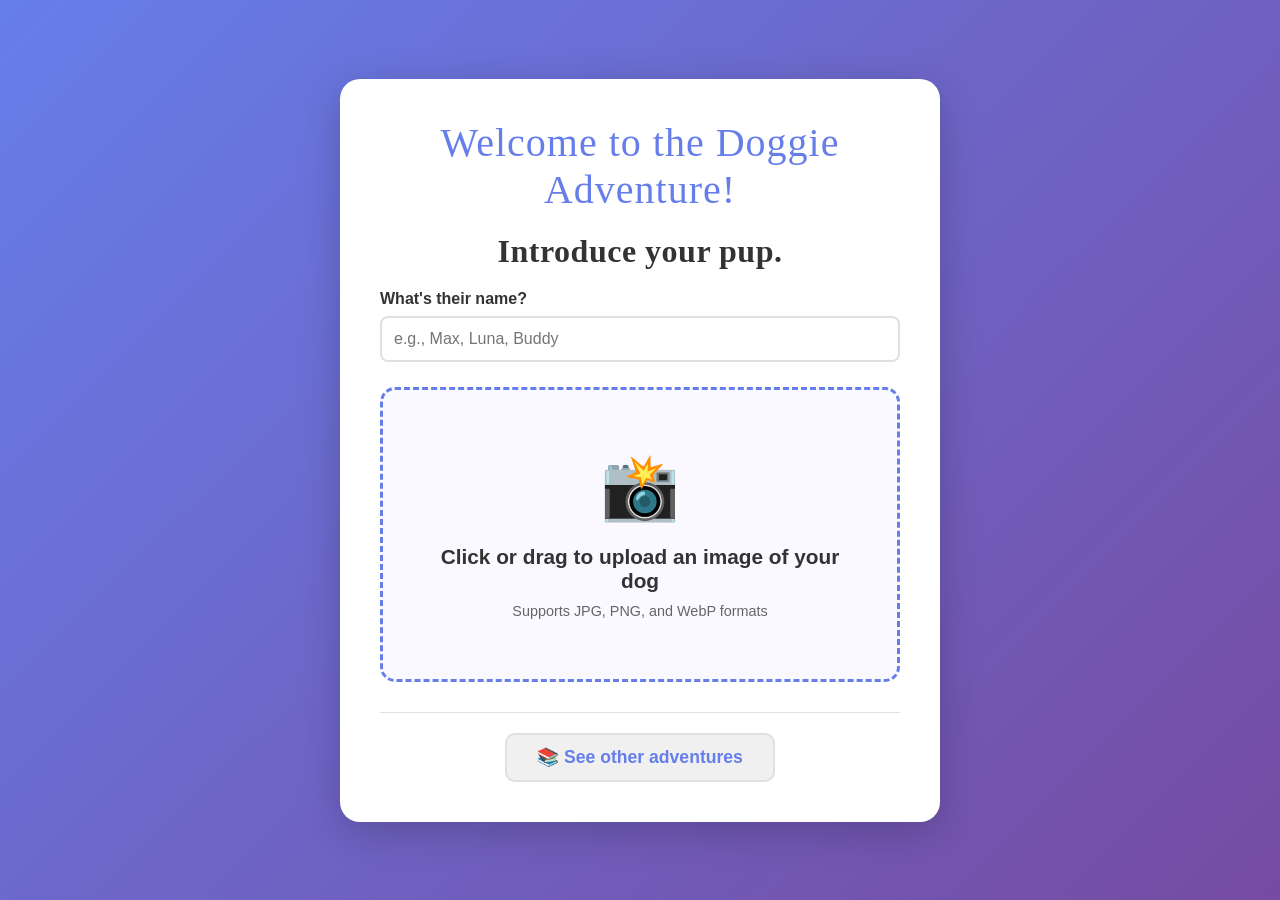
<file: index.html>
<!DOCTYPE html>
<html lang="en">
<head>
    <meta charset="UTF-8">
    <meta name="viewport" content="width=device-width, initial-scale=1.0">
    <title>Dog Puzzle Adventure - Play with Your Dog!</title>
    <link rel="stylesheet" href="styles.css">
</head>
<body>
    <!-- Welcome/Upload Screen -->
    <div id="welcome-screen" class="screen active">
        <div class="container">
            <h1>Welcome to the Doggie Adventure!</h1>
            <h2 class="welcome-text">Introduce your pup.</h2>
            
            <div class="form-group">
                <label for="dog-name-welcome">What's their name?</label>
                <input type="text" id="dog-name-welcome" name="dogNameWelcome" required placeholder="e.g., Max, Luna, Buddy">
            </div>
            
            <div class="upload-area" id="upload-area">
                <div class="upload-icon">📸</div>
                <div class="upload-text">Click or drag to upload an image of your dog</div>
                <div class="upload-hint">Supports JPG, PNG, and WebP formats</div>
                <input type="file" id="dog-photo-input" accept="image/*" style="display: none;">
            </div>
            
            <div id="image-preview-container" style="display: none;">
                <div class="image-editor-container">
                    <div class="oval-frame-container">
                        <canvas id="image-canvas"></canvas>
                        <div class="oval-mask"></div>
                    </div>
                    <div class="image-controls">
                        <div class="control-group">
                            <label for="scale-slider">Scale: <span id="scale-value">100%</span></label>
                            <input type="range" id="scale-slider" min="10" max="200" value="100" step="1">
                        </div>
                        <p class="drag-hint">💡 Drag the image to position it within the oval</p>
                        <button id="change-photo-btn" class="btn-secondary small">🔄 Change Photo</button>
                    </div>
                </div>
                <button id="continue-btn" class="btn-primary">Tell us about them</button>
            </div>
            
            <div class="gallery-link-container">
                <a href="gallery.html" class="gallery-link">📚 See other adventures</a>
            </div>
        </div>
    </div>

    <!-- Questionnaire Screen -->
    <div id="questionnaire-screen" class="screen">
        <div class="container">
            <div id="dog-photo-display" class="dog-photo-display">
                <img id="dog-photo-img" alt="Your dog" class="dog-photo">
            </div>
            <h1 id="questionnaire-title">Nice to meet you <span id="dog-name-title"></span>!</h1>
            <p class="subtitle">Tell us more about <span id="dog-name-questionnaire"></span> so we can create the perfect adventure!</p>
            
            <form id="dog-questionnaire">
                <div class="form-group">
                    <label for="dog-gender">Is <span id="dog-name-gender-label"></span> a...?</label>
                    <select id="dog-gender" name="dogGender" required>
                        <option value="">Select...</option>
                        <option value="boy">Boy</option>
                        <option value="girl">Girl</option>
                        <option value="who-cares">Who cares!</option>
                    </select>
                </div>

                <div class="form-group">
                    <label for="dog-personality">What are <span id="dog-name-personality-label"></span>'s main personality traits? (Select up to 3)</label>
                    <div class="checkbox-group" id="personality-checkboxes">
                        <label class="checkbox-label">
                            <input type="checkbox" name="dogPersonality" value="playful">
                            <span>Playful - Loves games and fun</span>
                        </label>
                        <label class="checkbox-label">
                            <input type="checkbox" name="dogPersonality" value="curious">
                            <span>Curious - Always exploring and investigating</span>
                        </label>
                        <label class="checkbox-label">
                            <input type="checkbox" name="dogPersonality" value="loyal">
                            <span>Loyal - Protective and devoted</span>
                        </label>
                        <label class="checkbox-label">
                            <input type="checkbox" name="dogPersonality" value="independent">
                            <span>Independent - Likes to do things their way</span>
                        </label>
                        <label class="checkbox-label">
                            <input type="checkbox" name="dogPersonality" value="friendly">
                            <span>Friendly - Loves meeting new friends</span>
                        </label>
                        <label class="checkbox-label">
                            <input type="checkbox" name="dogPersonality" value="calm">
                            <span>Calm - Relaxed and easy-going</span>
                        </label>
                    </div>
                    <div id="personality-error" class="error-message" style="display: none; color: #dc3545; font-size: 0.9em; margin-top: 5px;">Please select at least 1 trait, but no more than 3.</div>
                </div>

                <div class="form-group">
                    <label for="dog-favorite-activity">What's <span id="dog-name-activity-label"></span>'s favorite activity?</label>
                    <select id="dog-favorite-activity" name="dogFavoriteActivity" required>
                        <option value="">Select favorite activity</option>
                        <option value="fetch">Fetch - Loves chasing and retrieving</option>
                        <option value="tug">Tug of War - Enjoys pulling games</option>
                        <option value="treats">Treats - Food motivated!</option>
                        <option value="exploring">Exploring - Loves sniffing and discovering</option>
                        <option value="cuddling">Cuddling - Loves affection and pets</option>
                        <option value="training">Training - Enjoys learning new tricks</option>
                    </select>
                </div>

                <button type="submit" class="btn-primary">Start Adventure! 🎮</button>
            </form>
        </div>
    </div>

    <!-- Location Selection Screen -->
    <div id="location-screen" class="screen">
        <div class="container">
            <div id="location-dog-photo-display" class="dog-photo-display">
                <img id="location-dog-photo-img" alt="Your dog" class="dog-photo">
            </div>
            <h1>Where should <span id="location-dog-name"></span> go today?</h1>
            <p class="subtitle">Choose an adventure destination!</p>
            
            <div id="location-loading" class="loading-container" style="display: none;">
                <div class="spinner"></div>
                <p>Finding adventure spots...</p>
            </div>
            
            <div id="location-options" class="location-options">
                <!-- Location options will be loaded here -->
            </div>
            
            <div id="location-error" class="error-message" style="display: none;"></div>
        </div>
    </div>

    <!-- Game Screen -->
    <div id="game-screen" class="screen">
        <div class="game-container">
            <div class="game-header">
                <div class="dog-info">
                    <h2 id="dog-name-display"></h2>
                    <p id="dog-breed-display"></p>
                </div>
                <div class="game-stats">
                    <div class="stat">
                        <span class="stat-label">Chapter:</span>
                        <span id="chapter-count" class="stat-value">1 of 3</span>
                    </div>
                </div>
            </div>

            <div class="game-area">
                <div class="dog-character" id="dog-character">
                    <div class="dog-photo-game" id="dog-photo-game">
                        <img id="dog-photo-game-img" alt="Your dog" class="dog-photo-oval">
                    </div>
                    <div class="dog-speech" id="dog-speech"></div>
                </div>

                <div class="puzzle-area" id="story-area">
                    <div id="story-content" class="story-content"></div>
                    <div id="loading-indicator" class="loading-indicator" style="display: none;">
                        <div class="spinner"></div>
                        <p>Creating your adventure...</p>
                    </div>
                    <div id="story-choices" class="story-choices"></div>
                </div>
            </div>

            <div class="game-controls">
                <button id="restart-btn" class="btn-secondary">Start Over</button>
            </div>
        </div>
    </div>

    <script src="config.js"></script>
    <script src="game.js"></script>
</body>
</html>
</file>
<file: styles.css>
* {
    margin: 0;
    padding: 0;
    box-sizing: border-box;
}

@import url('https://fonts.googleapis.com/css2?family=Fredoka+One&family=Nunito:wght@400;600;700&display=swap');

body {
    font-family: 'Nunito', 'Comic Sans MS', 'Chalkboard SE', 'Comic Neue', cursive, sans-serif;
    background: linear-gradient(135deg, #667eea 0%, #764ba2 100%);
    min-height: 100vh;
    color: #333;
    overflow-x: hidden;
}

.screen {
    display: none;
    min-height: 100vh;
    padding: 20px;
}

.screen.active {
    display: flex;
    align-items: center;
    justify-content: center;
}

.container {
    background: white;
    border-radius: 20px;
    padding: 40px;
    max-width: 600px;
    width: 100%;
    box-shadow: 0 10px 40px rgba(0, 0, 0, 0.2);
    color: #333 !important;
}

h1 {
    text-align: center;
    color: #667eea;
    margin-bottom: 10px;
    font-size: 2.5em;
    font-family: 'Fredoka One', 'Comic Sans MS', cursive;
    font-weight: normal;
    letter-spacing: 1px;
}

.welcome-text {
    text-align: center;
    color: #333 !important;
    margin: 20px 0;
    font-size: 2em;
    font-weight: 700;
    font-family: 'Fredoka One', 'Comic Sans MS', cursive;
    letter-spacing: 0.5px;
}

.subtitle {
    text-align: center;
    color: #333 !important;
    margin-bottom: 30px;
    font-size: 1.1em;
}

/* Upload Area Styles */
.upload-area {
    border: 3px dashed #667eea;
    border-radius: 15px;
    padding: 60px 40px;
    text-align: center;
    cursor: pointer;
    transition: all 0.3s ease;
    background: #f9f9ff;
    margin-bottom: 20px;
}

.upload-area:hover {
    border-color: #764ba2;
    background: #f0f0ff;
    transform: translateY(-2px);
}

.upload-area.dragover {
    border-color: #764ba2;
    background: #e8e8ff;
    transform: scale(1.02);
}

.upload-icon {
    font-size: 4em;
    margin-bottom: 20px;
}

.upload-text {
    font-size: 1.3em;
    font-weight: 600;
    color: #333 !important;
    margin-bottom: 10px;
}

.upload-hint {
    font-size: 0.9em;
    color: #666 !important;
}

.preview-image {
    max-width: 100%;
    max-height: 400px;
    border-radius: 15px;
    box-shadow: 0 5px 20px rgba(0, 0, 0, 0.2);
    margin-bottom: 20px;
}

#image-preview-container {
    text-align: center;
    margin-top: 20px;
}

.image-editor-container {
    display: flex;
    flex-direction: column;
    align-items: center;
    gap: 20px;
    margin-bottom: 20px;
}

.oval-frame-container {
    position: relative;
    width: 200px;
    height: 250px;
    margin: 0 auto;
}

#image-canvas {
    width: 200px;
    height: 250px;
    border-radius: 50%;
    object-fit: cover;
    cursor: grab;
    display: block;
    user-select: none;
    border: 4px solid #667eea;
    box-sizing: border-box;
}

#image-canvas:active {
    cursor: grabbing;
}

.oval-mask {
    position: absolute;
    top: 0;
    left: 0;
    width: 200px;
    height: 250px;
    border-radius: 50%;
    pointer-events: none;
    z-index: 10;
    /* This is now just a visual indicator - the border is on the canvas itself */
    display: none; /* Hide since border is on canvas */
}

.image-controls {
    width: 100%;
    max-width: 400px;
    background: #f9f9f9;
    padding: 15px;
    border-radius: 10px;
    border: 2px solid #e0e0e0;
    color: #333 !important;
}

.control-group {
    margin-bottom: 12px;
}

.control-group label {
    display: block;
    margin-bottom: 8px;
    font-size: 0.9em;
    color: #333 !important;
    font-weight: 600;
}

.control-group label span {
    color: #333 !important;
    font-weight: 600;
}

.control-group input[type="range"] {
    width: 100%;
    height: 8px;
    border-radius: 5px;
    background: #ddd;
    outline: none;
    -webkit-appearance: none;
}

.control-group input[type="range"]::-webkit-slider-thumb {
    -webkit-appearance: none;
    appearance: none;
    width: 20px;
    height: 20px;
    border-radius: 50%;
    background: #667eea;
    cursor: pointer;
}

.control-group input[type="range"]::-moz-range-thumb {
    width: 20px;
    height: 20px;
    border-radius: 50%;
    background: #667eea;
    cursor: pointer;
    border: none;
}

.btn-secondary.small {
    padding: 8px 16px;
    font-size: 0.9em;
    width: auto;
    margin-top: 10px;
}

.drag-hint {
    text-align: center;
    color: #333 !important;
    font-size: 0.85em;
    margin: 8px 0 12px 0;
    font-style: italic;
}

.button-container {
    text-align: center;
    margin: 15px 0;
}

#image-preview-container .btn-primary {
    margin: 10px;
    display: inline-block;
    width: auto;
    padding: 12px 30px;
}

#image-preview-container .btn-secondary {
    margin: 0 auto;
    display: inline-block;
    width: auto;
    padding: 12px 30px;
}

/* Gallery Link on Welcome Screen */
.gallery-link-container {
    text-align: center;
    margin-top: 30px;
    padding-top: 20px;
    border-top: 1px solid #e0e0e0;
}

.gallery-link {
    display: inline-block;
    padding: 12px 30px;
    background: #f0f0f0;
    color: #667eea;
    text-decoration: none;
    border-radius: 10px;
    font-size: 1.1em;
    font-weight: 600;
    transition: all 0.3s ease;
    border: 2px solid #e0e0e0;
}

.gallery-link:hover {
    background: #667eea;
    color: white;
    border-color: #667eea;
    transform: translateY(-2px);
    box-shadow: 0 5px 15px rgba(102, 126, 234, 0.3);
}

.dog-photo-display {
    text-align: center;
    margin-bottom: 30px;
}

.dog-photo {
    max-width: 200px;
    max-height: 200px;
    border-radius: 50%;
    border: 4px solid #667eea;
    box-shadow: 0 5px 20px rgba(0, 0, 0, 0.2);
    object-fit: cover;
}

.form-group {
    margin-bottom: 25px;
}

label {
    display: block;
    margin-bottom: 8px;
    font-weight: 600;
    color: #333;
}

input[type="text"],
select {
    width: 100%;
    padding: 12px;
    border: 2px solid #e0e0e0;
    border-radius: 8px;
    font-size: 1em;
    transition: border-color 0.3s;
}

input[type="text"]:focus,
select:focus {
    outline: none;
    border-color: #667eea;
}

.checkbox-group {
    display: flex;
    flex-direction: column;
    gap: 12px;
    margin-top: 10px;
}

.checkbox-label {
    display: flex;
    align-items: center;
    cursor: pointer;
    padding: 10px;
    border: 2px solid #e0e0e0;
    border-radius: 8px;
    transition: all 0.2s;
}

.checkbox-label:hover {
    border-color: #667eea;
    background: #f9f9ff;
}

.checkbox-label input[type="checkbox"] {
    margin-right: 10px;
    width: 20px;
    height: 20px;
    cursor: pointer;
}

.checkbox-label input[type="checkbox"]:checked + span {
    font-weight: 600;
    color: #667eea;
}

.checkbox-label:has(input[type="checkbox"]:checked) {
    border-color: #667eea;
    background: #f0f4ff;
}

.btn-primary {
    width: 100%;
    padding: 15px;
    background: linear-gradient(135deg, #667eea 0%, #764ba2 100%);
    color: white;
    border: none;
    border-radius: 10px;
    font-size: 1.2em;
    font-weight: bold;
    cursor: pointer;
    transition: transform 0.2s, box-shadow 0.2s;
}

.btn-primary:hover {
    transform: translateY(-2px);
    box-shadow: 0 5px 15px rgba(102, 126, 234, 0.4);
}

.btn-primary:active {
    transform: translateY(0);
}

.btn-secondary {
    padding: 10px 20px;
    background: #f0f0f0;
    color: #333;
    border: 2px solid #ddd;
    border-radius: 8px;
    font-size: 1em;
    cursor: pointer;
    transition: background 0.2s;
}

.btn-secondary:hover {
    background: #e0e0e0;
}

/* Game Screen Styles */
.game-container {
    background: white;
    border-radius: 20px;
    padding: 30px;
    max-width: 1000px;
    width: 100%;
    box-shadow: 0 10px 40px rgba(0, 0, 0, 0.2);
    min-height: 80vh;
}

.game-header {
    display: flex;
    justify-content: space-between;
    align-items: center;
    margin-bottom: 30px;
    padding-bottom: 20px;
    border-bottom: 2px solid #e0e0e0;
}

.dog-info h2 {
    color: #667eea;
    margin-bottom: 5px;
    font-family: 'Fredoka One', 'Comic Sans MS', cursive;
    font-weight: normal;
    letter-spacing: 1px;
}

.dog-info p {
    color: #666;
    font-style: italic;
}

.game-stats {
    display: flex;
    gap: 20px;
}

.stat {
    text-align: center;
}

.stat-label {
    display: block;
    font-size: 0.9em;
    color: #666;
    margin-bottom: 5px;
}

.stat-value {
    display: block;
    font-size: 1.5em;
    font-weight: bold;
    color: #667eea;
}

.game-area {
    display: grid;
    grid-template-columns: 1fr 2fr;
    gap: 30px;
    margin-bottom: 30px;
}

.dog-character {
    text-align: center;
    position: relative;
}

.dog-photo-game {
    margin-bottom: 20px;
    display: flex;
    justify-content: center;
    align-items: center;
}

.dog-photo-oval {
    width: 200px;
    height: 250px;
    border-radius: 50%;
    border: 4px solid #667eea;
    object-fit: cover;
    box-shadow: 0 5px 20px rgba(0, 0, 0, 0.2);
}

@keyframes bounce {
    0%, 100% { transform: translateY(0); }
    50% { transform: translateY(-10px); }
}

.dog-speech {
    background: #f0f0f0;
    padding: 15px;
    border-radius: 15px;
    position: relative;
    min-height: 60px;
    display: flex;
    align-items: center;
    justify-content: center;
    font-style: italic;
    color: #555;
}

.dog-speech::before {
    content: '';
    position: absolute;
    bottom: -10px;
    left: 20px;
    width: 0;
    height: 0;
    border-left: 10px solid transparent;
    border-right: 10px solid transparent;
    border-top: 10px solid #f0f0f0;
}

.puzzle-area {
    background: #f9f9f9;
    padding: 30px;
    border-radius: 15px;
    border: 2px solid #e0e0e0;
}

.story-content {
    margin-bottom: 25px;
    font-size: 1.15em;
    line-height: 1.8;
    color: #333;
    min-height: 100px;
}

.story-content p {
    margin-bottom: 15px;
}

.loading-indicator {
    text-align: center;
    padding: 40px 20px;
}

.spinner {
    border: 4px solid #f3f3f3;
    border-top: 4px solid #667eea;
    border-radius: 50%;
    width: 50px;
    height: 50px;
    animation: spin 1s linear infinite;
    margin: 0 auto 20px;
}

@keyframes spin {
    0% { transform: rotate(0deg); }
    100% { transform: rotate(360deg); }
}

.loading-indicator p {
    color: #667eea;
    font-weight: 600;
    font-size: 1.1em;
}

.story-choices {
    display: flex;
    flex-direction: column;
    gap: 12px;
}

.story-choice {
    background: white;
    padding: 18px;
    border-radius: 10px;
    border: 2px solid #e0e0e0;
    cursor: pointer;
    transition: all 0.3s ease;
    font-size: 1.05em;
    text-align: left;
}

.story-choice:hover {
    border-color: #667eea;
    background: #f0f4ff;
    transform: translateX(5px);
    box-shadow: 0 3px 10px rgba(102, 126, 234, 0.2);
}

.story-choice:active {
    transform: translateX(3px);
}

.story-choice.selected {
    background: #e8f0ff;
    border-color: #667eea;
}

.complete-adventure-btn {
    background: linear-gradient(135deg, #667eea 0%, #764ba2 100%);
    color: white;
    font-weight: bold;
    font-size: 1.15em;
    border: 2px solid #667eea;
    padding: 20px 30px;
}

.complete-adventure-btn:hover {
    background: linear-gradient(135deg, #764ba2 0%, #667eea 100%);
    transform: translateY(-3px);
    box-shadow: 0 6px 20px rgba(102, 126, 234, 0.4);
}

.personality-hint {
    font-style: italic;
    color: #667eea;
    margin-top: 15px;
    padding: 10px;
    background: #f0f4ff;
    border-radius: 8px;
    font-size: 0.95em;
}

/* Adventure Summary Styles */
.adventure-summary {
    padding: 20px;
}

.adventure-summary h2 {
    text-align: center;
    color: #667eea;
    font-size: 2em;
    margin-bottom: 10px;
    font-family: 'Fredoka One', 'Comic Sans MS', cursive;
}

.summary-intro {
    text-align: center;
    color: #666;
    font-size: 1.1em;
    margin-bottom: 30px;
    font-style: italic;
}

.summary-chapters {
    max-height: 500px;
    overflow-y: auto;
    padding-right: 10px;
    margin-bottom: 25px;
}

.summary-chapter {
    background: white;
    border: 2px solid #e0e0e0;
    border-radius: 12px;
    padding: 20px;
    margin-bottom: 20px;
    box-shadow: 0 2px 8px rgba(0, 0, 0, 0.05);
}

.summary-chapter h3 {
    color: #667eea;
    font-size: 1.3em;
    margin-bottom: 12px;
    font-family: 'Fredoka One', 'Comic Sans MS', cursive;
}

.chapter-story {
    line-height: 1.7;
    color: #333;
    margin-bottom: 12px;
}

.chapter-choice {
    background: #f0f4ff;
    padding: 12px;
    border-radius: 8px;
    border-left: 4px solid #667eea;
    margin-top: 12px;
    font-size: 0.95em;
    color: #555;
}

.chapter-choice strong {
    color: #667eea;
}

.summary-stats {
    background: linear-gradient(135deg, #667eea 0%, #764ba2 100%);
    color: white;
    padding: 20px;
    border-radius: 12px;
    text-align: center;
    margin-bottom: 20px;
}

.summary-stats p {
    font-size: 1.2em;
    margin: 8px 0;
}

.adventure-summary .btn-primary {
    margin: 0 auto;
    display: block;
    width: auto;
    padding: 15px 40px;
}

/* Scrollbar styling for summary */
.summary-chapters::-webkit-scrollbar {
    width: 8px;
}

.summary-chapters::-webkit-scrollbar-track {
    background: #f1f1f1;
    border-radius: 10px;
}

.summary-chapters::-webkit-scrollbar-thumb {
    background: #667eea;
    border-radius: 10px;
}

.summary-chapters::-webkit-scrollbar-thumb:hover {
    background: #764ba2;
}

/* Location Selection Screen */
.location-options {
    display: flex;
    flex-direction: column;
    gap: 15px;
    margin-top: 30px;
}

.location-option {
    background: white;
    padding: 20px 25px;
    border-radius: 12px;
    border: 2px solid #e0e0e0;
    cursor: pointer;
    transition: all 0.3s ease;
    font-size: 1.15em;
    text-align: left;
    color: #333;
}

.location-option:hover {
    border-color: #667eea;
    background: #f0f4ff;
    transform: translateX(8px);
    box-shadow: 0 4px 12px rgba(102, 126, 234, 0.2);
}

.location-option:active {
    transform: translateX(5px);
}

#location-dog-photo-display {
    text-align: center;
    margin-bottom: 30px;
}

#location-screen h1 {
    text-align: center;
    color: #667eea;
    margin-bottom: 10px;
}

#location-screen .subtitle {
    text-align: center;
    color: #666;
    margin-bottom: 20px;
}

#location-screen .loading-container {
    text-align: center;
    padding: 40px 20px;
}

#location-screen .loading-container p {
    color: #667eea;
    font-size: 1.1em;
    margin-top: 15px;
    font-weight: 600;
}

#location-screen .error-message {
    text-align: center;
    padding: 20px;
    background: #f8d7da;
    border: 2px solid #dc3545;
    border-radius: 10px;
    color: #721c24;
    font-size: 1.1em;
    margin-top: 20px;
}

.game-controls {
    display: flex;
    gap: 15px;
    justify-content: center;
}

/* Personality-based animations */
.dog-photo-game.playful {
    animation: playful 1s infinite;
}

@keyframes playful {
    0%, 100% { transform: rotate(0deg) scale(1); }
    25% { transform: rotate(-5deg) scale(1.05); }
    75% { transform: rotate(5deg) scale(1.05); }
}

.dog-photo-game.curious {
    animation: curious 2s infinite;
}

@keyframes curious {
    0%, 100% { transform: translateX(0); }
    50% { transform: translateX(10px); }
}

.dog-photo-game.calm {
    animation: calm 3s infinite;
}

@keyframes calm {
    0%, 100% { transform: scale(1); }
    50% { transform: scale(0.98); }
}

.dog-photo-game.loyal,
.dog-photo-game.independent,
.dog-photo-game.friendly {
    animation: bounce 2s infinite;
}

@media (max-width: 768px) {
    .game-area {
        grid-template-columns: 1fr;
    }
    
    .game-header {
        flex-direction: column;
        gap: 15px;
        text-align: center;
    }
    
    .dog-sprite {
        font-size: 5em;
    }
}
</file>
